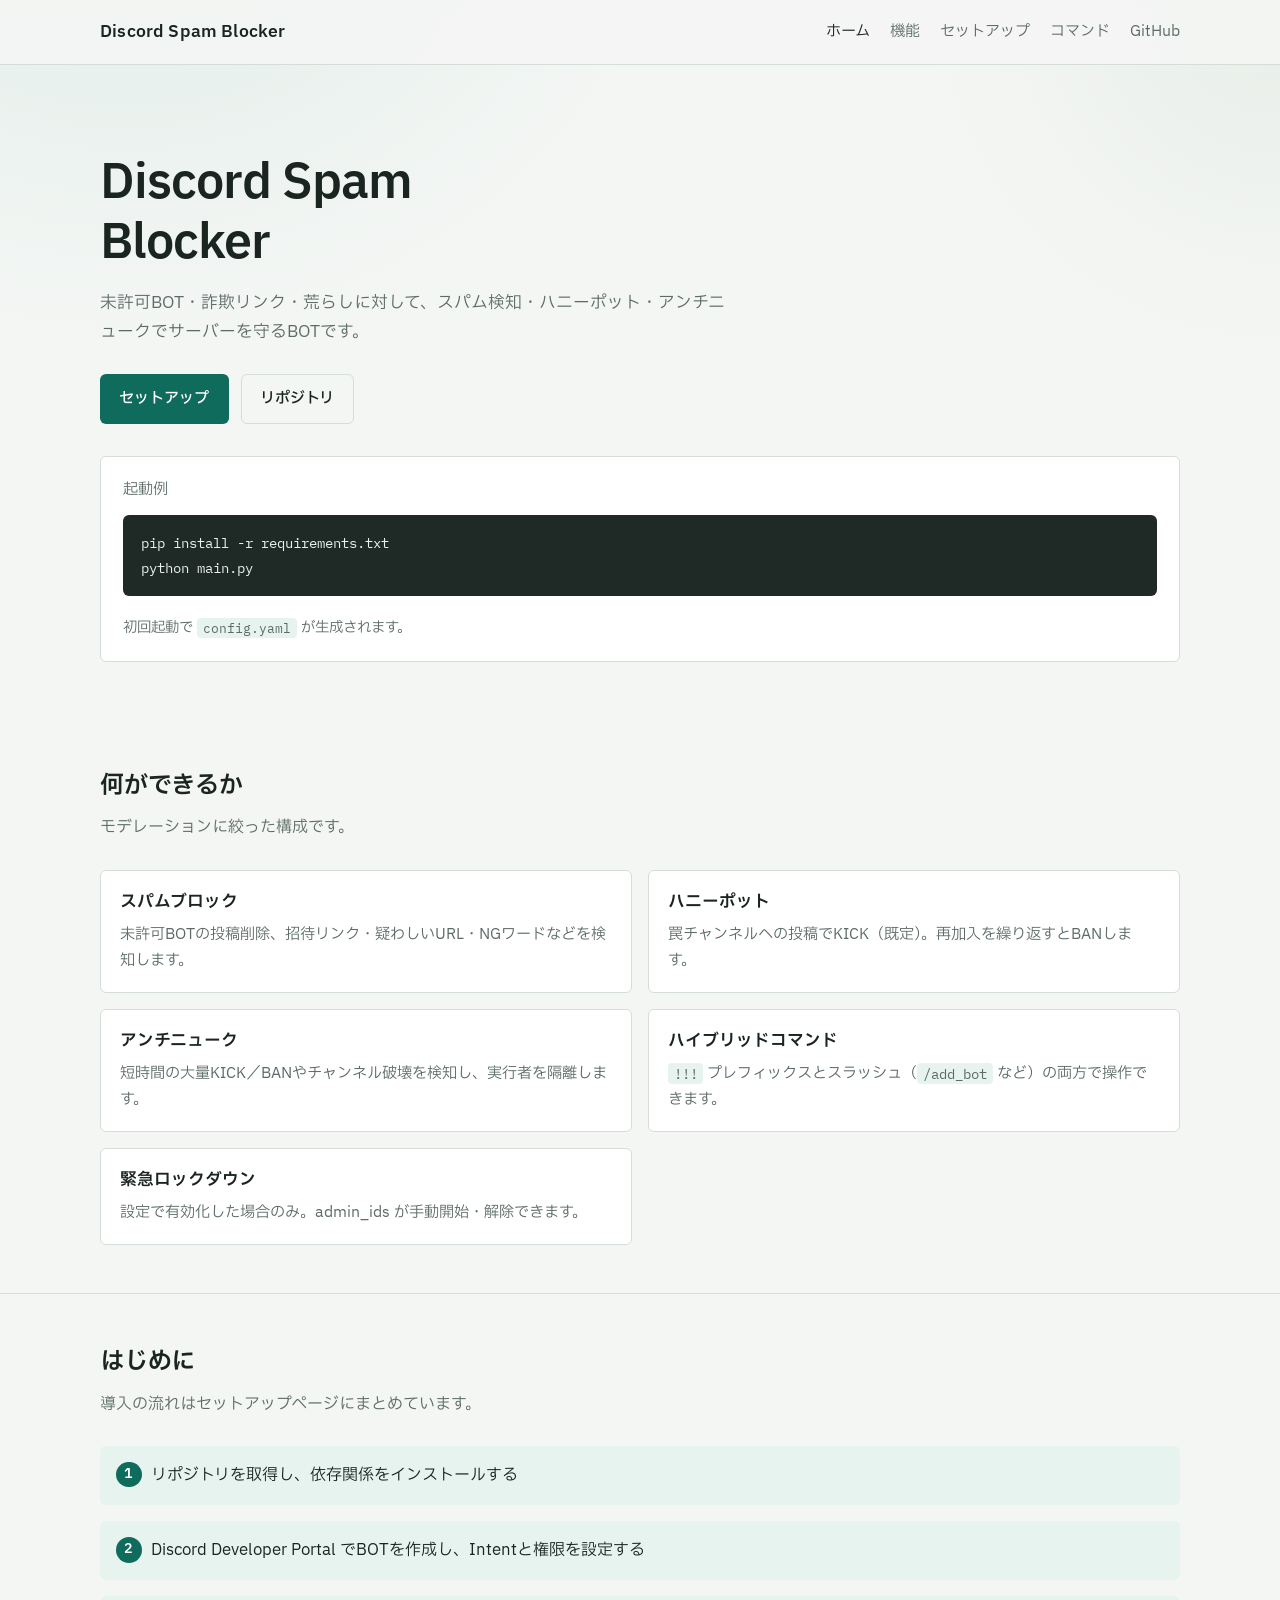
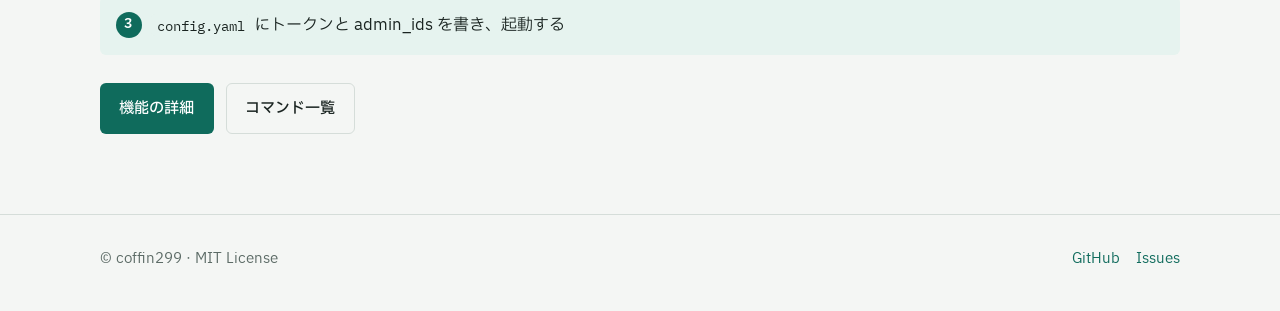
<file: docs/index.html>
<!DOCTYPE html>
<html lang="ja">
<head>
    <meta charset="UTF-8">
    <meta name="viewport" content="width=device-width, initial-scale=1.0">
    <title>Discord Spam Blocker</title>
    <meta name="description" content="Discord向けスパム・ハニーポット・アンチニューク対策BOT。YAML設定で導入できます。">
    <meta name="robots" content="index, follow">
    <link rel="canonical" href="https://coffin299.github.io/discord-bot-spam-blocker/">
    <meta property="og:type" content="website">
    <meta property="og:url" content="https://coffin299.github.io/discord-bot-spam-blocker/">
    <meta property="og:title" content="Discord Spam Blocker">
    <meta property="og:description" content="スパム・ハニーポット・アンチニュークに特化したDiscord BOT">
    <meta property="og:locale" content="ja_JP">
    <link rel="preconnect" href="https://fonts.googleapis.com">
    <link rel="preconnect" href="https://fonts.gstatic.com" crossorigin>
    <link href="https://fonts.googleapis.com/css2?family=IBM+Plex+Sans+JP:wght@400;500;600&family=IBM+Plex+Mono:wght@400;500&display=swap" rel="stylesheet">
    <link rel="stylesheet" href="styles.css">
</head>
<body>
    <header class="site-header">
        <div class="container nav">
            <a class="brand" href="index.html">Discord Spam Blocker</a>
            <ul class="nav-links">
                <li><a class="active" href="index.html">ホーム</a></li>
                <li><a href="features.html">機能</a></li>
                <li><a href="setup.html">セットアップ</a></li>
                <li><a href="commands.html">コマンド</a></li>
                <li><a href="https://github.com/coffin299/discord-bot-spam-blocker" target="_blank" rel="noopener">GitHub</a></li>
            </ul>
        </div>
    </header>

    <main>
        <section class="hero">
            <div class="container hero-inner">
                <div>
                    <h1>Discord Spam Blocker</h1>
                    <p class="lead">未許可BOT・詐欺リンク・荒らしに対して、スパム検知・ハニーポット・アンチニュークでサーバーを守るBOTです。</p>
                    <div class="cta-row">
                        <a class="btn btn-primary" href="setup.html">セットアップ</a>
                        <a class="btn btn-ghost" href="https://github.com/coffin299/discord-bot-spam-blocker" target="_blank" rel="noopener">リポジトリ</a>
                    </div>
                </div>
                <div class="panel">
                    <p style="color: var(--muted); font-size: 0.95rem; margin-bottom: 0.75rem;">起動例</p>
                    <pre>pip install -r requirements.txt
python main.py</pre>
                    <p style="color: var(--muted); font-size: 0.9rem;">初回起動で <code class="inline">config.yaml</code> が生成されます。</p>
                </div>
            </div>
        </section>

        <section class="section">
            <div class="container">
                <h2>何ができるか</h2>
                <p class="sub">モデレーションに絞った構成です。</p>
                <ul class="feature-list">
                    <li>
                        <h3>スパムブロック</h3>
                        <p>未許可BOTの投稿削除、招待リンク・疑わしいURL・NGワードなどを検知します。</p>
                    </li>
                    <li>
                        <h3>ハニーポット</h3>
                        <p>罠チャンネルへの投稿でKICK（既定）。再加入を繰り返すとBANします。</p>
                    </li>
                    <li>
                        <h3>アンチニューク</h3>
                        <p>短時間の大量KICK／BANやチャンネル破壊を検知し、実行者を隔離します。</p>
                    </li>
                    <li>
                        <h3>ハイブリッドコマンド</h3>
                        <p><code class="inline">!!!</code> プレフィックスとスラッシュ（<code class="inline">/add_bot</code> など）の両方で操作できます。</p>
                    </li>
                    <li>
                        <h3>緊急ロックダウン</h3>
                        <p>設定で有効化した場合のみ。admin_ids が手動開始・解除できます。</p>
                    </li>
                </ul>
            </div>
        </section>

        <section class="section">
            <div class="container">
                <h2>はじめに</h2>
                <p class="sub">導入の流れはセットアップページにまとめています。</p>
                <ol class="steps">
                    <li>リポジトリを取得し、依存関係をインストールする</li>
                    <li>Discord Developer Portal でBOTを作成し、Intentと権限を設定する</li>
                    <li><code class="inline">config.yaml</code> にトークンと admin_ids を書き、起動する</li>
                </ol>
                <div class="cta-row">
                    <a class="btn btn-primary" href="features.html">機能の詳細</a>
                    <a class="btn btn-ghost" href="commands.html">コマンド一覧</a>
                </div>
            </div>
        </section>
    </main>

    <footer class="site-footer">
        <div class="container footer-row">
            <p>© coffin299 · MIT License</p>
            <ul class="footer-links">
                <li><a href="https://github.com/coffin299/discord-bot-spam-blocker">GitHub</a></li>
                <li><a href="https://github.com/coffin299/discord-bot-spam-blocker/issues">Issues</a></li>
            </ul>
        </div>
    </footer>
    <script src="script.js"></script>
</body>
</html>
</file>
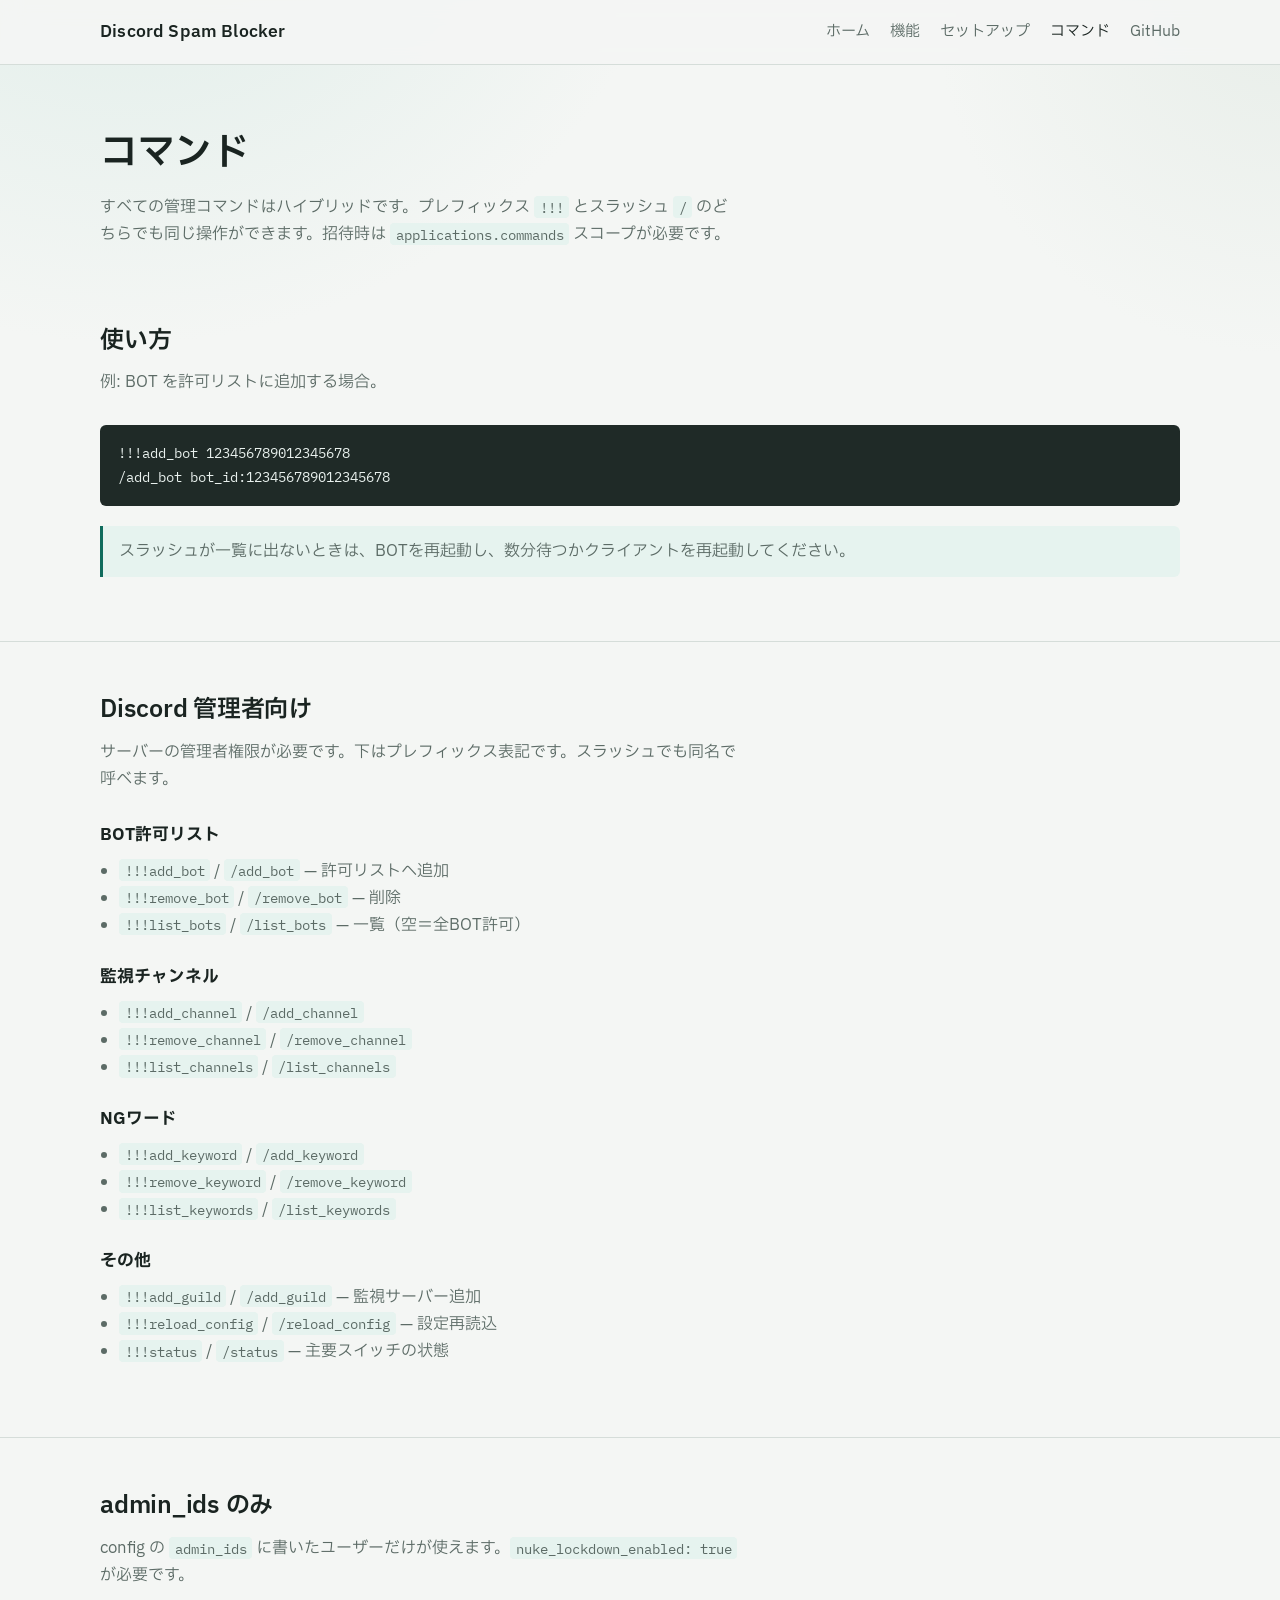
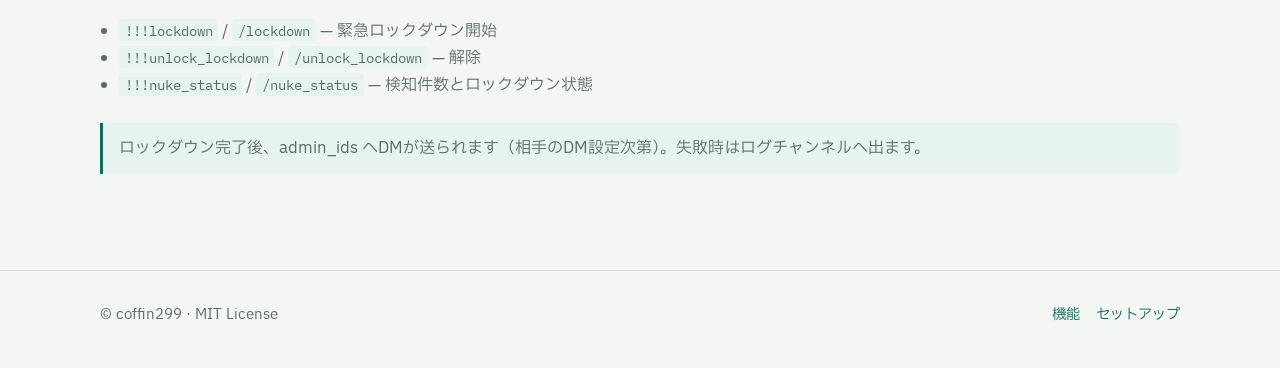
<file: docs/commands.html>
<!DOCTYPE html>
<html lang="ja">
<head>
    <meta charset="UTF-8">
    <meta name="viewport" content="width=device-width, initial-scale=1.0">
    <title>コマンド — Discord Spam Blocker</title>
    <meta name="description" content="プレフィックスとスラッシュ両対応の管理コマンド一覧。">
    <link rel="canonical" href="https://coffin299.github.io/discord-bot-spam-blocker/commands.html">
    <link rel="preconnect" href="https://fonts.googleapis.com">
    <link rel="preconnect" href="https://fonts.gstatic.com" crossorigin>
    <link href="https://fonts.googleapis.com/css2?family=IBM+Plex+Sans+JP:wght@400;500;600&family=IBM+Plex+Mono:wght@400;500&display=swap" rel="stylesheet">
    <link rel="stylesheet" href="styles.css">
</head>
<body>
    <header class="site-header">
        <div class="container nav">
            <a class="brand" href="index.html">Discord Spam Blocker</a>
            <ul class="nav-links">
                <li><a href="index.html">ホーム</a></li>
                <li><a href="features.html">機能</a></li>
                <li><a href="setup.html">セットアップ</a></li>
                <li><a class="active" href="commands.html">コマンド</a></li>
                <li><a href="https://github.com/coffin299/discord-bot-spam-blocker" target="_blank" rel="noopener">GitHub</a></li>
            </ul>
        </div>
    </header>

    <main>
        <section class="page-hero">
            <div class="container">
                <h1>コマンド</h1>
                <p>すべての管理コマンドはハイブリッドです。プレフィックス <code class="inline">!!!</code> とスラッシュ <code class="inline">/</code> のどちらでも同じ操作ができます。招待時は <code class="inline">applications.commands</code> スコープが必要です。</p>
            </div>
        </section>

        <section class="section">
            <div class="container">
                <h2>使い方</h2>
                <p class="sub">例: BOT を許可リストに追加する場合。</p>
                <pre>!!!add_bot 123456789012345678
/add_bot bot_id:123456789012345678</pre>
                <div class="note">スラッシュが一覧に出ないときは、BOTを再起動し、数分待つかクライアントを再起動してください。</div>
            </div>
        </section>

        <section class="section">
            <div class="container">
                <h2>Discord 管理者向け</h2>
                <p class="sub">サーバーの管理者権限が必要です。下はプレフィックス表記です。スラッシュでも同名で呼べます。</p>

                <div class="cmd-block">
                    <h3>BOT許可リスト</h3>
                    <ul>
                        <li><code class="inline">!!!add_bot</code> / <code class="inline">/add_bot</code> — 許可リストへ追加</li>
                        <li><code class="inline">!!!remove_bot</code> / <code class="inline">/remove_bot</code> — 削除</li>
                        <li><code class="inline">!!!list_bots</code> / <code class="inline">/list_bots</code> — 一覧（空＝全BOT許可）</li>
                    </ul>
                </div>

                <div class="cmd-block">
                    <h3>監視チャンネル</h3>
                    <ul>
                        <li><code class="inline">!!!add_channel</code> / <code class="inline">/add_channel</code></li>
                        <li><code class="inline">!!!remove_channel</code> / <code class="inline">/remove_channel</code></li>
                        <li><code class="inline">!!!list_channels</code> / <code class="inline">/list_channels</code></li>
                    </ul>
                </div>

                <div class="cmd-block">
                    <h3>NGワード</h3>
                    <ul>
                        <li><code class="inline">!!!add_keyword</code> / <code class="inline">/add_keyword</code></li>
                        <li><code class="inline">!!!remove_keyword</code> / <code class="inline">/remove_keyword</code></li>
                        <li><code class="inline">!!!list_keywords</code> / <code class="inline">/list_keywords</code></li>
                    </ul>
                </div>

                <div class="cmd-block">
                    <h3>その他</h3>
                    <ul>
                        <li><code class="inline">!!!add_guild</code> / <code class="inline">/add_guild</code> — 監視サーバー追加</li>
                        <li><code class="inline">!!!reload_config</code> / <code class="inline">/reload_config</code> — 設定再読込</li>
                        <li><code class="inline">!!!status</code> / <code class="inline">/status</code> — 主要スイッチの状態</li>
                    </ul>
                </div>
            </div>
        </section>

        <section class="section">
            <div class="container">
                <h2>admin_ids のみ</h2>
                <p class="sub">config の <code class="inline">admin_ids</code> に書いたユーザーだけが使えます。<code class="inline">nuke_lockdown_enabled: true</code> が必要です。</p>
                <div class="cmd-block">
                    <ul>
                        <li><code class="inline">!!!lockdown</code> / <code class="inline">/lockdown</code> — 緊急ロックダウン開始</li>
                        <li><code class="inline">!!!unlock_lockdown</code> / <code class="inline">/unlock_lockdown</code> — 解除</li>
                        <li><code class="inline">!!!nuke_status</code> / <code class="inline">/nuke_status</code> — 検知件数とロックダウン状態</li>
                    </ul>
                </div>
                <div class="note">ロックダウン完了後、admin_ids へDMが送られます（相手のDM設定次第）。失敗時はログチャンネルへ出ます。</div>
            </div>
        </section>
    </main>

    <footer class="site-footer">
        <div class="container footer-row">
            <p>© coffin299 · MIT License</p>
            <ul class="footer-links">
                <li><a href="features.html">機能</a></li>
                <li><a href="setup.html">セットアップ</a></li>
            </ul>
        </div>
    </footer>
    <script src="script.js"></script>
</body>
</html>
</file>
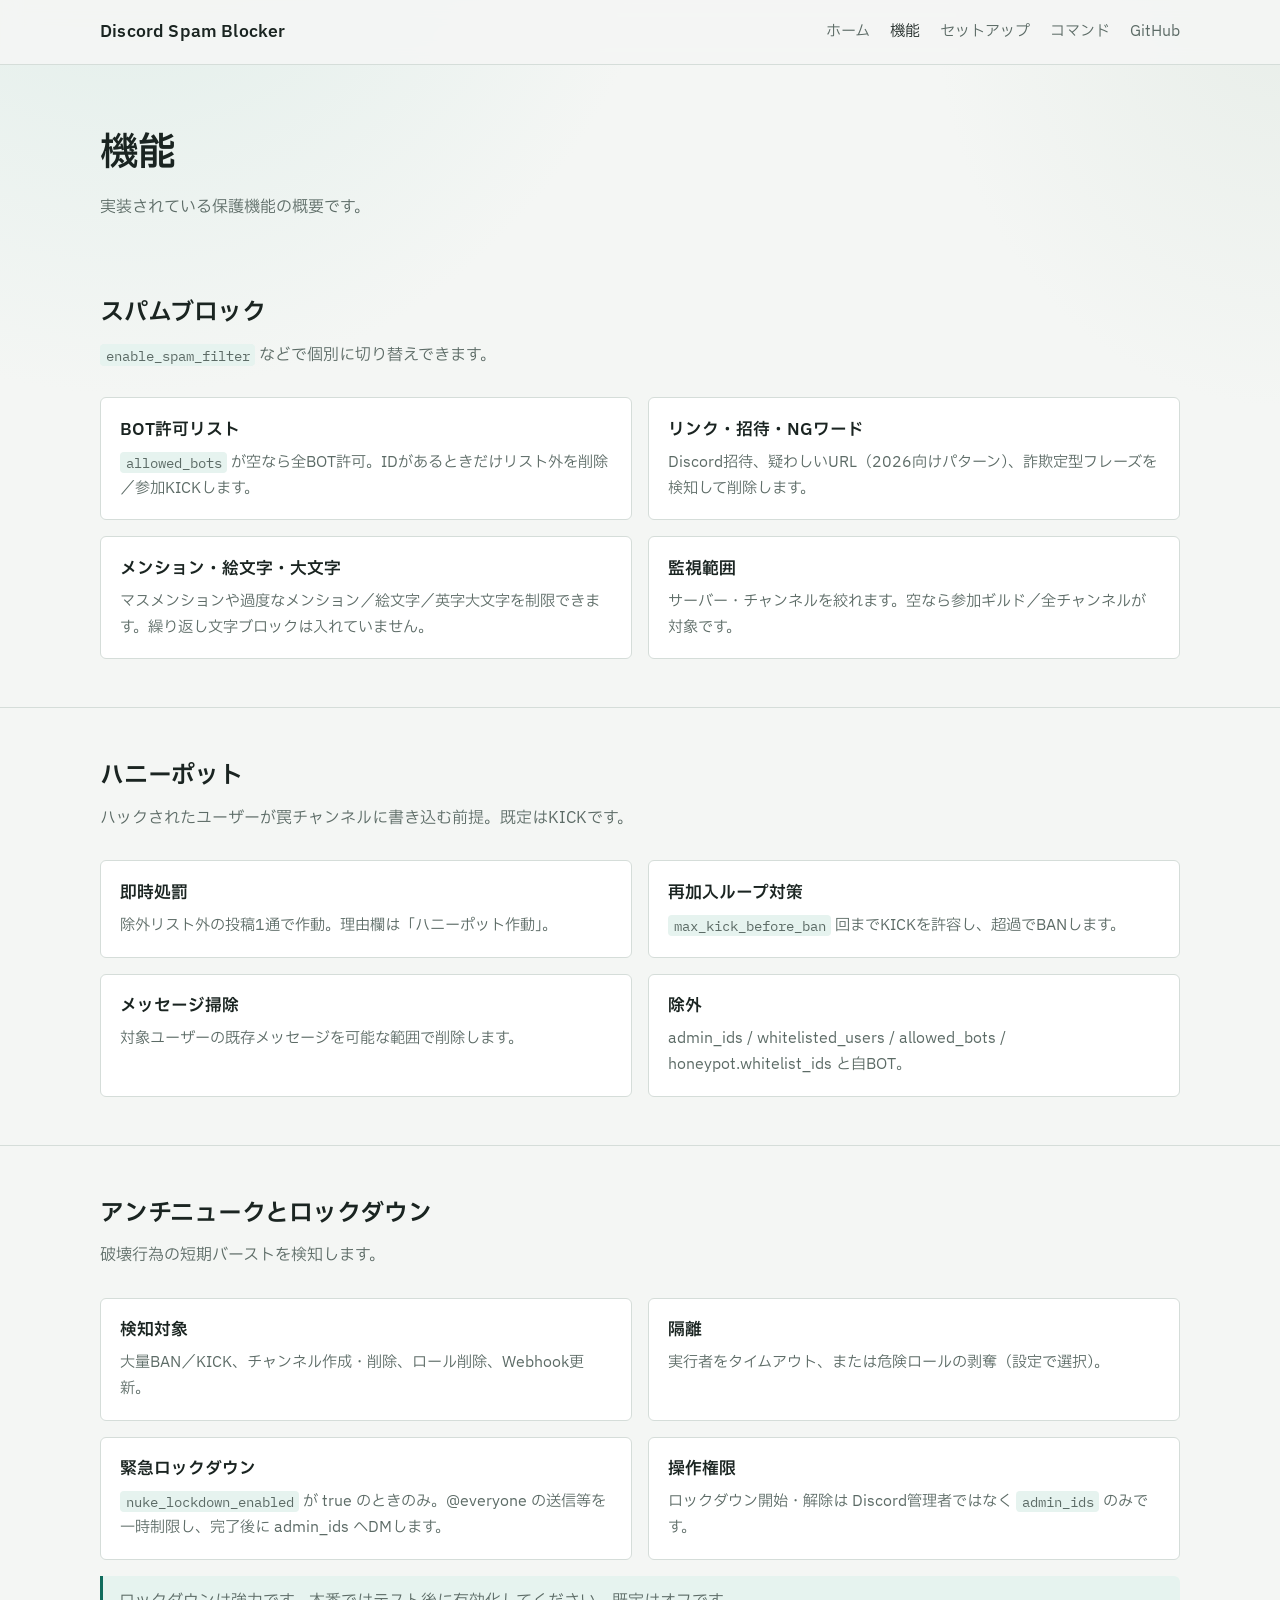
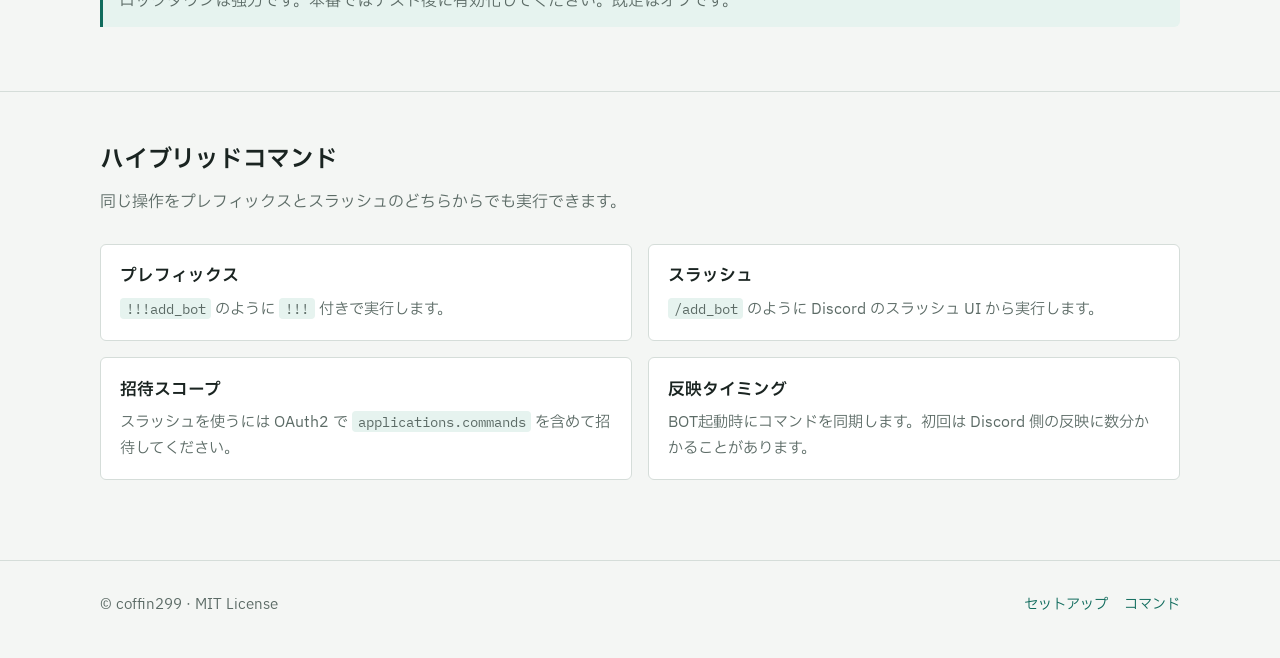
<file: docs/features.html>
<!DOCTYPE html>
<html lang="ja">
<head>
    <meta charset="UTF-8">
    <meta name="viewport" content="width=device-width, initial-scale=1.0">
    <title>機能 — Discord Spam Blocker</title>
    <meta name="description" content="スパム検知、ハニーポット、アンチニューク、緊急ロックダウンの説明。">
    <link rel="canonical" href="https://coffin299.github.io/discord-bot-spam-blocker/features.html">
    <link rel="preconnect" href="https://fonts.googleapis.com">
    <link rel="preconnect" href="https://fonts.gstatic.com" crossorigin>
    <link href="https://fonts.googleapis.com/css2?family=IBM+Plex+Sans+JP:wght@400;500;600&family=IBM+Plex+Mono:wght@400;500&display=swap" rel="stylesheet">
    <link rel="stylesheet" href="styles.css">
</head>
<body>
    <header class="site-header">
        <div class="container nav">
            <a class="brand" href="index.html">Discord Spam Blocker</a>
            <ul class="nav-links">
                <li><a href="index.html">ホーム</a></li>
                <li><a class="active" href="features.html">機能</a></li>
                <li><a href="setup.html">セットアップ</a></li>
                <li><a href="commands.html">コマンド</a></li>
                <li><a href="https://github.com/coffin299/discord-bot-spam-blocker" target="_blank" rel="noopener">GitHub</a></li>
            </ul>
        </div>
    </header>

    <main>
        <section class="page-hero">
            <div class="container">
                <h1>機能</h1>
                <p>実装されている保護機能の概要です。</p>
            </div>
        </section>

        <section class="section">
            <div class="container">
                <h2>スパムブロック</h2>
                <p class="sub"><code class="inline">enable_spam_filter</code> などで個別に切り替えできます。</p>
                <ul class="feature-list">
                    <li>
                        <h3>BOT許可リスト</h3>
                        <p><code class="inline">allowed_bots</code> が空なら全BOT許可。IDがあるときだけリスト外を削除／参加KICKします。</p>
                    </li>
                    <li>
                        <h3>リンク・招待・NGワード</h3>
                        <p>Discord招待、疑わしいURL（2026向けパターン）、詐欺定型フレーズを検知して削除します。</p>
                    </li>
                    <li>
                        <h3>メンション・絵文字・大文字</h3>
                        <p>マスメンションや過度なメンション／絵文字／英字大文字を制限できます。繰り返し文字ブロックは入れていません。</p>
                    </li>
                    <li>
                        <h3>監視範囲</h3>
                        <p>サーバー・チャンネルを絞れます。空なら参加ギルド／全チャンネルが対象です。</p>
                    </li>
                </ul>
            </div>
        </section>

        <section class="section">
            <div class="container">
                <h2>ハニーポット</h2>
                <p class="sub">ハックされたユーザーが罠チャンネルに書き込む前提。既定はKICKです。</p>
                <ul class="feature-list">
                    <li>
                        <h3>即時処罰</h3>
                        <p>除外リスト外の投稿1通で作動。理由欄は「ハニーポット作動」。</p>
                    </li>
                    <li>
                        <h3>再加入ループ対策</h3>
                        <p><code class="inline">max_kick_before_ban</code> 回までKICKを許容し、超過でBANします。</p>
                    </li>
                    <li>
                        <h3>メッセージ掃除</h3>
                        <p>対象ユーザーの既存メッセージを可能な範囲で削除します。</p>
                    </li>
                    <li>
                        <h3>除外</h3>
                        <p>admin_ids / whitelisted_users / allowed_bots / honeypot.whitelist_ids と自BOT。</p>
                    </li>
                </ul>
            </div>
        </section>

        <section class="section">
            <div class="container">
                <h2>アンチニュークとロックダウン</h2>
                <p class="sub">破壊行為の短期バーストを検知します。</p>
                <ul class="feature-list">
                    <li>
                        <h3>検知対象</h3>
                        <p>大量BAN／KICK、チャンネル作成・削除、ロール削除、Webhook更新。</p>
                    </li>
                    <li>
                        <h3>隔離</h3>
                        <p>実行者をタイムアウト、または危険ロールの剥奪（設定で選択）。</p>
                    </li>
                    <li>
                        <h3>緊急ロックダウン</h3>
                        <p><code class="inline">nuke_lockdown_enabled</code> が true のときのみ。@everyone の送信等を一時制限し、完了後に admin_ids へDMします。</p>
                    </li>
                    <li>
                        <h3>操作権限</h3>
                        <p>ロックダウン開始・解除は Discord管理者ではなく <code class="inline">admin_ids</code> のみです。</p>
                    </li>
                </ul>
                <div class="note">ロックダウンは強力です。本番ではテスト後に有効化してください。既定はオフです。</div>
            </div>
        </section>

        <section class="section">
            <div class="container">
                <h2>ハイブリッドコマンド</h2>
                <p class="sub">同じ操作をプレフィックスとスラッシュのどちらからでも実行できます。</p>
                <ul class="feature-list">
                    <li>
                        <h3>プレフィックス</h3>
                        <p><code class="inline">!!!add_bot</code> のように <code class="inline">!!!</code> 付きで実行します。</p>
                    </li>
                    <li>
                        <h3>スラッシュ</h3>
                        <p><code class="inline">/add_bot</code> のように Discord のスラッシュ UI から実行します。</p>
                    </li>
                    <li>
                        <h3>招待スコープ</h3>
                        <p>スラッシュを使うには OAuth2 で <code class="inline">applications.commands</code> を含めて招待してください。</p>
                    </li>
                    <li>
                        <h3>反映タイミング</h3>
                        <p>BOT起動時にコマンドを同期します。初回は Discord 側の反映に数分かかることがあります。</p>
                    </li>
                </ul>
            </div>
        </section>
    </main>

    <footer class="site-footer">
        <div class="container footer-row">
            <p>© coffin299 · MIT License</p>
            <ul class="footer-links">
                <li><a href="setup.html">セットアップ</a></li>
                <li><a href="commands.html">コマンド</a></li>
            </ul>
        </div>
    </footer>
    <script src="script.js"></script>
</body>
</html>
</file>
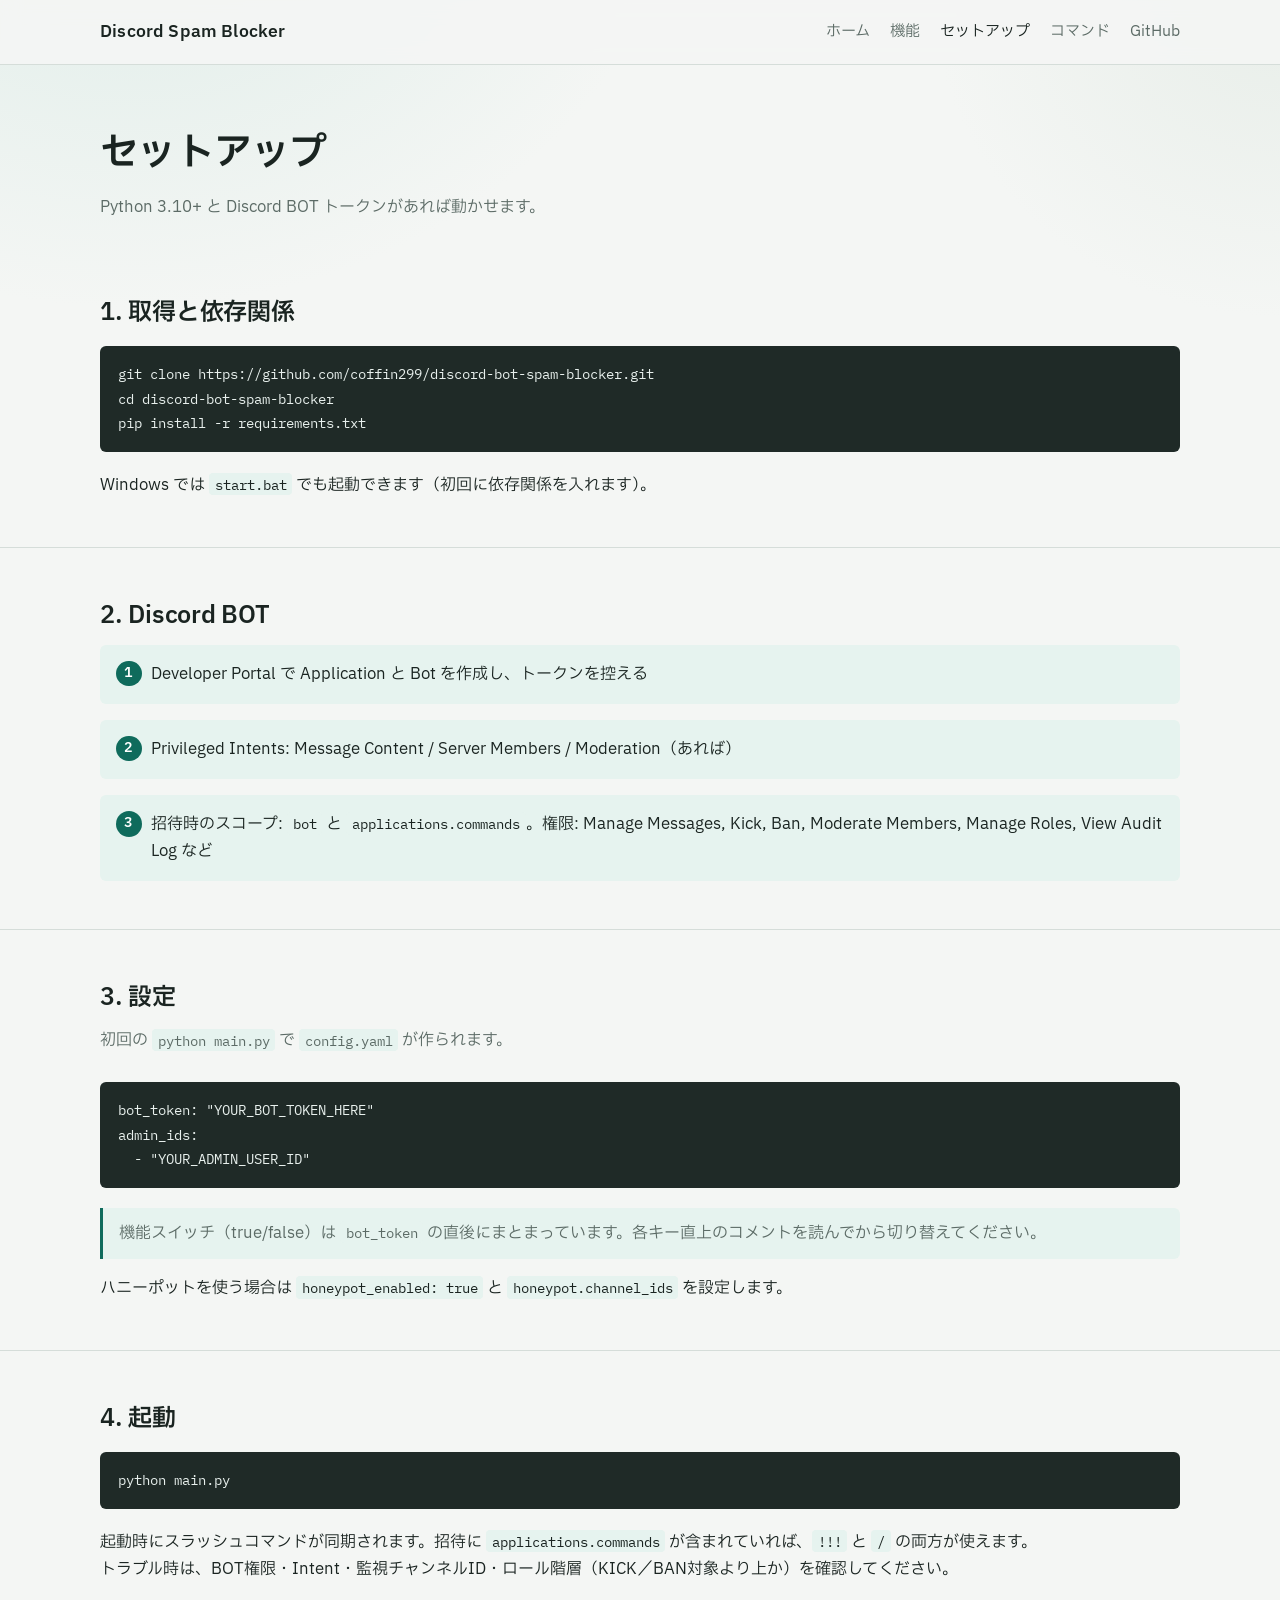
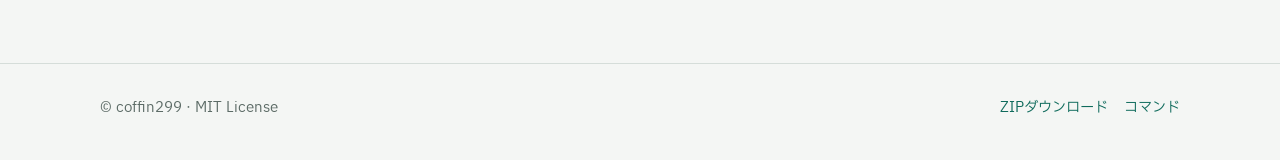
<file: docs/setup.html>
<!DOCTYPE html>
<html lang="ja">
<head>
    <meta charset="UTF-8">
    <meta name="viewport" content="width=device-width, initial-scale=1.0">
    <title>セットアップ — Discord Spam Blocker</title>
    <meta name="description" content="Discord Spam Blocker の導入手順。">
    <link rel="canonical" href="https://coffin299.github.io/discord-bot-spam-blocker/setup.html">
    <link rel="preconnect" href="https://fonts.googleapis.com">
    <link rel="preconnect" href="https://fonts.gstatic.com" crossorigin>
    <link href="https://fonts.googleapis.com/css2?family=IBM+Plex+Sans+JP:wght@400;500;600&family=IBM+Plex+Mono:wght@400;500&display=swap" rel="stylesheet">
    <link rel="stylesheet" href="styles.css">
</head>
<body>
    <header class="site-header">
        <div class="container nav">
            <a class="brand" href="index.html">Discord Spam Blocker</a>
            <ul class="nav-links">
                <li><a href="index.html">ホーム</a></li>
                <li><a href="features.html">機能</a></li>
                <li><a class="active" href="setup.html">セットアップ</a></li>
                <li><a href="commands.html">コマンド</a></li>
                <li><a href="https://github.com/coffin299/discord-bot-spam-blocker" target="_blank" rel="noopener">GitHub</a></li>
            </ul>
        </div>
    </header>

    <main>
        <section class="page-hero">
            <div class="container">
                <h1>セットアップ</h1>
                <p>Python 3.10+ と Discord BOT トークンがあれば動かせます。</p>
            </div>
        </section>

        <section class="section">
            <div class="container">
                <h2>1. 取得と依存関係</h2>
                <pre>git clone https://github.com/coffin299/discord-bot-spam-blocker.git
cd discord-bot-spam-blocker
pip install -r requirements.txt</pre>
                <p>Windows では <code class="inline">start.bat</code> でも起動できます（初回に依存関係を入れます）。</p>
            </div>
        </section>

        <section class="section">
            <div class="container">
                <h2>2. Discord BOT</h2>
                <ol class="steps">
                    <li>Developer Portal で Application と Bot を作成し、トークンを控える</li>
                    <li>Privileged Intents: Message Content / Server Members / Moderation（あれば）</li>
                    <li>招待時のスコープ: <code class="inline">bot</code> と <code class="inline">applications.commands</code>。権限: Manage Messages, Kick, Ban, Moderate Members, Manage Roles, View Audit Log など</li>
                </ol>
            </div>
        </section>

        <section class="section">
            <div class="container">
                <h2>3. 設定</h2>
                <p class="sub">初回の <code class="inline">python main.py</code> で <code class="inline">config.yaml</code> が作られます。</p>
                <pre>bot_token: "YOUR_BOT_TOKEN_HERE"
admin_ids:
  - "YOUR_ADMIN_USER_ID"</pre>
                <div class="note">機能スイッチ（true/false）は <code class="inline">bot_token</code> の直後にまとまっています。各キー直上のコメントを読んでから切り替えてください。</div>
                <p>ハニーポットを使う場合は <code class="inline">honeypot_enabled: true</code> と <code class="inline">honeypot.channel_ids</code> を設定します。</p>
            </div>
        </section>

        <section class="section">
            <div class="container">
                <h2>4. 起動</h2>
                <pre>python main.py</pre>
                <p>起動時にスラッシュコマンドが同期されます。招待に <code class="inline">applications.commands</code> が含まれていれば、<code class="inline">!!!</code> と <code class="inline">/</code> の両方が使えます。</p>
                <p>トラブル時は、BOT権限・Intent・監視チャンネルID・ロール階層（KICK／BAN対象より上か）を確認してください。</p>
            </div>
        </section>
    </main>

    <footer class="site-footer">
        <div class="container footer-row">
            <p>© coffin299 · MIT License</p>
            <ul class="footer-links">
                <li><a href="https://github.com/coffin299/discord-bot-spam-blocker/archive/refs/heads/master.zip">ZIPダウンロード</a></li>
                <li><a href="commands.html">コマンド</a></li>
            </ul>
        </div>
    </footer>
    <script src="script.js"></script>
</body>
</html>
</file>
<file: docs/styles.css>
:root {
    color-scheme: light dark;

    --bg: #f4f6f4;
    --bg-elevated: #ffffff;
    --ink: #1a2421;
    --muted: #5c6b66;
    --line: #d5ddd9;
    --accent: #0f6b5c;
    --accent-hover: #0c574b;
    --accent-soft: #e6f3ef;
    --danger: #b42318;
    --header-bg: rgba(244, 246, 244, 0.9);
    --glow-1: #dcece7;
    --glow-2: #e8eee9;
    --code-bg: #1f2a27;
    --code-ink: #e8f0ed;
    --on-accent: #ffffff;
    --radius: 6px;
    --max: 1080px;
    --font: "IBM Plex Sans JP", "Segoe UI", sans-serif;
    --mono: "IBM Plex Mono", "Consolas", monospace;
}

@media (prefers-color-scheme: dark) {
    :root {
        --bg: #121816;
        --bg-elevated: #1a221f;
        --ink: #e8f0ed;
        --muted: #9aada6;
        --line: #2e3a36;
        --accent: #3cb89e;
        --accent-hover: #58c9b0;
        --accent-soft: #1e332d;
        --danger: #f97066;
        --header-bg: rgba(18, 24, 22, 0.9);
        --glow-1: #1a2e28;
        --glow-2: #18241f;
        --code-bg: #0d1210;
        --code-ink: #d7e6e0;
        --on-accent: #0b1411;
    }
}

*,
*::before,
*::after {
    box-sizing: border-box;
    margin: 0;
    padding: 0;
}

html {
    scroll-behavior: smooth;
}

body {
    font-family: var(--font);
    color: var(--ink);
    background:
        radial-gradient(ellipse 80% 50% at 10% -10%, var(--glow-1) 0%, transparent 55%),
        radial-gradient(ellipse 60% 40% at 100% 0%, var(--glow-2) 0%, transparent 45%),
        var(--bg);
    line-height: 1.7;
    min-height: 100vh;
}

a {
    color: var(--accent);
    text-decoration: none;
}

a:hover {
    text-decoration: underline;
}

img {
    max-width: 100%;
}

.container {
    width: min(100% - 2rem, var(--max));
    margin-inline: auto;
}

.site-header {
    position: sticky;
    top: 0;
    z-index: 20;
    backdrop-filter: blur(10px);
    background: var(--header-bg);
    border-bottom: 1px solid var(--line);
}

.nav {
    display: flex;
    align-items: center;
    justify-content: space-between;
    gap: 1rem;
    min-height: 4rem;
}

.brand {
    font-weight: 600;
    font-size: 1.05rem;
    color: var(--ink);
    letter-spacing: 0.01em;
}

.brand:hover {
    text-decoration: none;
    color: var(--accent);
}

.nav-links {
    display: flex;
    flex-wrap: wrap;
    gap: 1rem 1.25rem;
    list-style: none;
}

.nav-links a {
    color: var(--muted);
    font-size: 0.95rem;
}

.nav-links a:hover,
.nav-links a.active {
    color: var(--ink);
    text-decoration: none;
}

.hero {
    padding: 5.5rem 0 3.5rem;
}

.hero-inner {
    display: grid;
    gap: 2rem;
}

.hero h1 {
    font-size: clamp(2rem, 4vw, 3rem);
    font-weight: 600;
    letter-spacing: -0.02em;
    line-height: 1.25;
    max-width: 14ch;
}

.hero .lead {
    color: var(--muted);
    font-size: 1.05rem;
    max-width: 40rem;
    margin-top: 1rem;
}

.cta-row {
    display: flex;
    flex-wrap: wrap;
    gap: 0.75rem;
    margin-top: 1.75rem;
}

.btn {
    display: inline-flex;
    align-items: center;
    justify-content: center;
    padding: 0.7rem 1.15rem;
    border-radius: var(--radius);
    border: 1px solid transparent;
    font-family: inherit;
    font-size: 0.95rem;
    font-weight: 500;
    cursor: pointer;
    text-decoration: none;
}

.btn:hover {
    text-decoration: none;
}

.btn-primary {
    background: var(--accent);
    color: var(--on-accent);
}

.btn-primary:hover {
    background: var(--accent-hover);
    color: var(--on-accent);
}

.btn-ghost {
    background: transparent;
    border-color: var(--line);
    color: var(--ink);
}

.btn-ghost:hover {
    border-color: var(--accent);
    color: var(--accent);
}

.panel {
    background: var(--bg-elevated);
    border: 1px solid var(--line);
    border-radius: var(--radius);
    padding: 1.25rem 1.4rem;
}

.section {
    padding: 3rem 0;
}

.section + .section {
    border-top: 1px solid var(--line);
}

.section h2 {
    font-size: 1.5rem;
    font-weight: 600;
    letter-spacing: -0.01em;
    margin-bottom: 0.5rem;
}

.section .sub {
    color: var(--muted);
    margin-bottom: 1.75rem;
    max-width: 40rem;
}

.feature-list {
    display: grid;
    gap: 1rem;
    list-style: none;
}

@media (min-width: 720px) {
    .feature-list {
        grid-template-columns: 1fr 1fr;
    }
}

.feature-list li {
    background: var(--bg-elevated);
    border: 1px solid var(--line);
    border-radius: var(--radius);
    padding: 1.1rem 1.2rem;
}

.feature-list h3 {
    font-size: 1.05rem;
    font-weight: 600;
    margin-bottom: 0.35rem;
}

.feature-list p {
    color: var(--muted);
    font-size: 0.95rem;
}

.steps {
    display: grid;
    gap: 1rem;
    counter-reset: step;
    list-style: none;
}

.steps li {
    position: relative;
    padding: 1rem 1rem 1rem 3.2rem;
    background: var(--accent-soft);
    border-radius: var(--radius);
}

.steps li::before {
    counter-increment: step;
    content: counter(step);
    position: absolute;
    left: 1rem;
    top: 1rem;
    width: 1.6rem;
    height: 1.6rem;
    border-radius: 999px;
    background: var(--accent);
    color: var(--on-accent);
    font-size: 0.85rem;
    display: grid;
    place-items: center;
    font-weight: 600;
}

pre,
code {
    font-family: var(--mono);
}

pre {
    background: var(--code-bg);
    color: var(--code-ink);
    padding: 1rem 1.1rem;
    border-radius: var(--radius);
    overflow-x: auto;
    font-size: 0.9rem;
    margin: 0.75rem 0 1.25rem;
}

code.inline {
    background: var(--accent-soft);
    padding: 0.1rem 0.35rem;
    border-radius: 4px;
    font-size: 0.9em;
}

.cmd-block {
    margin-bottom: 1.5rem;
}

.cmd-block h3 {
    font-size: 1.05rem;
    margin-bottom: 0.5rem;
}

.cmd-block ul {
    margin-left: 1.2rem;
    color: var(--muted);
}

.page-hero {
    padding: 3.5rem 0 1.5rem;
}

.page-hero h1 {
    font-size: clamp(1.75rem, 3vw, 2.4rem);
    font-weight: 600;
}

.page-hero p {
    color: var(--muted);
    margin-top: 0.5rem;
    max-width: 40rem;
}

.site-footer {
    border-top: 1px solid var(--line);
    padding: 2rem 0 2.5rem;
    margin-top: 2rem;
    color: var(--muted);
    font-size: 0.9rem;
}

.footer-row {
    display: flex;
    flex-wrap: wrap;
    gap: 1rem;
    justify-content: space-between;
}

.footer-links {
    display: flex;
    flex-wrap: wrap;
    gap: 1rem;
    list-style: none;
}

.note {
    border-left: 3px solid var(--accent);
    padding: 0.75rem 1rem;
    background: var(--accent-soft);
    border-radius: 0 var(--radius) var(--radius) 0;
    margin: 1rem 0;
    color: var(--muted);
}

@media (max-width: 640px) {
    .nav-links {
        gap: 0.75rem;
        font-size: 0.9rem;
    }

    .hero {
        padding-top: 3.5rem;
    }
}
</file>
